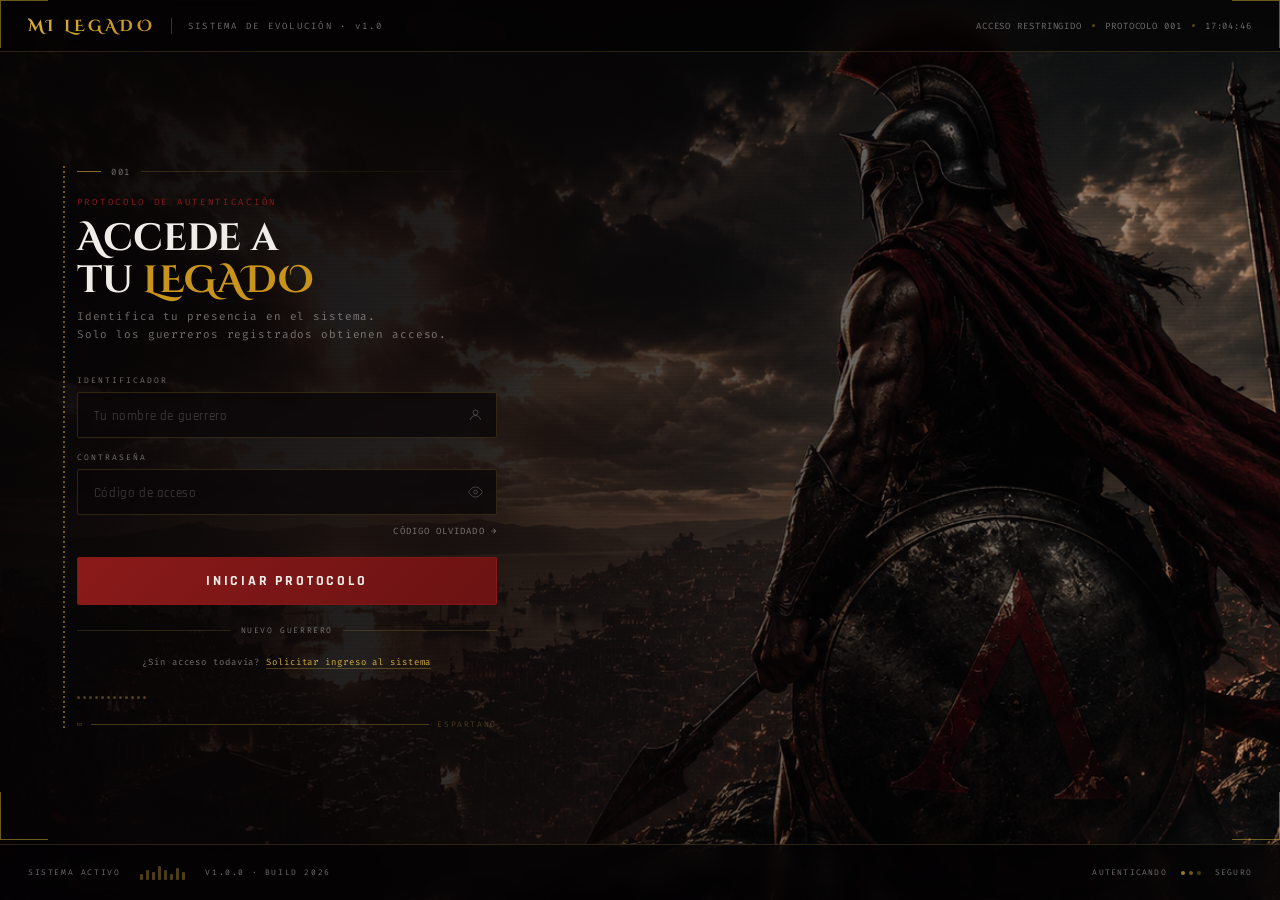
<file: mi-legado/login.html>
<!DOCTYPE html>
<html lang="es">
<head>
  <meta charset="UTF-8">
  <meta name="viewport" content="width=device-width, initial-scale=1.0">
  <title>MI LEGADO — Acceso al Sistema</title>

  <!-- Fonts -->
  <link href="https://fonts.googleapis.com/css2?family=Cinzel+Decorative:wght@400;700;900&family=Rajdhani:wght@300;400;500;600;700&family=Exo+2:wght@300;400;500;600;700;800&family=Fira+Code:wght@300;400;500&display=swap" rel="stylesheet">

  <style>
    *, *::before, *::after { box-sizing: border-box; margin: 0; padding: 0; }

    :root {
      --void:        #0A0608;
      --crimson:     #8B1A1A;
      --crimson-dim: rgba(139,26,26,.18);
      --gold:        #D4AF37;
      --gold-light:  #C8941C;
      --gold-dim:    rgba(212,175,55,.12);
      --text:        #F0EDE8;
      --text-muted:  rgba(240,237,232,.45);
      --border:      rgba(212,175,55,.18);
      --border-red:  rgba(139,26,26,.35);
    }

    html, body {
      height: 100%;
      background: var(--void);
      color: var(--text);
      font-family: 'Rajdhani', sans-serif;
      overflow: hidden;
    }

    /* ── BACKGROUND ── */
    .bg {
      position: fixed;
      inset: 0;
      background-image: url('img/spartan-bg.png');
      background-size: cover;
      background-position: center 20%;
      z-index: 0;
    }

    .bg::after {
      content: '';
      position: absolute;
      inset: 0;
      background:
        linear-gradient(105deg,
          rgba(4,2,3,.97) 0%,
          rgba(6,3,4,.88) 38%,
          rgba(4,2,3,.55) 65%,
          rgba(0,0,0,.20) 100%
        );
    }

    /* Subtle scanlines */
    .bg::before {
      content: '';
      position: absolute;
      inset: 0;
      background: repeating-linear-gradient(
        0deg,
        transparent,
        transparent 2px,
        rgba(0,0,0,.04) 2px,
        rgba(0,0,0,.04) 4px
      );
      pointer-events: none;
      z-index: 1;
    }

    /* ── LAYOUT ── */
    .shell {
      position: relative;
      z-index: 10;
      width: 100vw;
      height: 100vh;
      display: flex;
      flex-direction: column;
    }

    /* ── CORNER ACCENTS ── */
    .corner {
      position: fixed;
      width: 48px;
      height: 48px;
      z-index: 20;
    }
    .corner--tl { top: 0; left: 0; border-top: 1.5px solid rgba(212,175,55,.5); border-left: 1.5px solid rgba(212,175,55,.5); }
    .corner--tr { top: 0; right: 0; border-top: 1.5px solid rgba(212,175,55,.5); border-right: 1.5px solid rgba(212,175,55,.5); }
    .corner--bl { bottom: 60px; left: 0; border-bottom: 1.5px solid rgba(212,175,55,.5); border-left: 1.5px solid rgba(212,175,55,.5); }
    .corner--br { bottom: 60px; right: 0; border-bottom: 1.5px solid rgba(212,175,55,.5); border-right: 1.5px solid rgba(212,175,55,.5); }

    /* ── TOPBAR ── */
    .topbar {
      flex-shrink: 0;
      height: 52px;
      display: flex;
      align-items: center;
      justify-content: space-between;
      padding: 0 28px;
      border-bottom: 1px solid var(--border);
      background: rgba(4,2,3,.6);
      backdrop-filter: blur(8px);
    }

    .topbar__brand {
      display: flex;
      align-items: center;
      gap: 16px;
    }

    .brand-name {
      font-family: 'Cinzel Decorative', serif;
      font-size: 1rem;
      font-weight: 700;
      letter-spacing: 0.2em;
      background: linear-gradient(135deg, var(--gold), var(--gold-light));
      -webkit-background-clip: text;
      -webkit-text-fill-color: transparent;
      background-clip: text;
    }

    .brand-divider {
      width: 1px;
      height: 16px;
      background: rgba(212,175,55,.3);
    }

    .brand-sub {
      font-family: 'Fira Code', monospace;
      font-size: 0.5625rem;
      color: var(--text-muted);
      letter-spacing: 0.25em;
    }

    .topbar__coords {
      display: flex;
      align-items: center;
      gap: 10px;
      font-family: 'Fira Code', monospace;
      font-size: 0.5625rem;
      color: var(--text-muted);
      letter-spacing: 0.1em;
    }

    .coord-dot { width: 3px; height: 3px; border-radius: 50%; background: rgba(212,175,55,.4); }

    /* ── MAIN CONTENT ── */
    .content {
      flex: 1;
      display: flex;
      align-items: center;
      padding: 0 6vw;
    }

    .login-panel {
      width: 100%;
      max-width: 420px;
      position: relative;
    }

    /* Deco line top */
    .deco-line {
      display: flex;
      align-items: center;
      gap: 10px;
      margin-bottom: 18px;
    }

    .deco-line__bar { width: 24px; height: 1px; background: var(--gold); opacity: 0.6; }
    .deco-line__num {
      font-family: 'Fira Code', monospace;
      font-size: 0.5625rem;
      color: var(--text-muted);
      letter-spacing: 0.2em;
    }
    .deco-line__fill { flex: 1; height: 1px; background: linear-gradient(90deg, var(--gold), transparent); opacity: 0.2; }

    /* Vertical accent bar */
    .deco-vbar {
      position: absolute;
      left: -14px;
      top: 0;
      bottom: 0;
      width: 2px;
      background: repeating-linear-gradient(
        180deg,
        rgba(212,175,55,.5) 0px,
        rgba(212,175,55,.5) 2px,
        transparent 2px,
        transparent 5px
      );
    }

    /* Label */
    .login-label {
      font-family: 'Fira Code', monospace;
      font-size: 0.5625rem;
      letter-spacing: 0.3em;
      color: var(--crimson);
      text-transform: uppercase;
      margin-bottom: 10px;
    }

    /* Title */
    .login-title {
      font-family: 'Cinzel Decorative', serif;
      font-size: clamp(1.6rem, 3vw, 2.4rem);
      font-weight: 700;
      line-height: 1.1;
      margin-bottom: 6px;
    }

    .login-title span { color: var(--gold-light); }

    .login-subtitle {
      font-family: 'Fira Code', monospace;
      font-size: 0.6875rem;
      color: var(--text-muted);
      letter-spacing: 0.08em;
      margin-bottom: 32px;
      line-height: 1.6;
    }

    /* ── FORM ── */
    .form { display: flex; flex-direction: column; gap: 14px; }

    .field { display: flex; flex-direction: column; gap: 6px; }

    .field__label {
      font-family: 'Fira Code', monospace;
      font-size: 0.5rem;
      letter-spacing: 0.25em;
      color: var(--text-muted);
      text-transform: uppercase;
    }

    .field__wrap { position: relative; }

    .field__input {
      width: 100%;
      height: 46px;
      padding: 0 42px 0 16px;
      background: rgba(10,6,8,.75);
      border: 1px solid var(--border);
      border-radius: 2px;
      color: var(--text);
      font-family: 'Rajdhani', sans-serif;
      font-size: 0.9375rem;
      font-weight: 500;
      letter-spacing: 0.04em;
      outline: none;
      transition: border-color 200ms, box-shadow 200ms, background 200ms;
      -webkit-backdrop-filter: blur(4px);
      backdrop-filter: blur(4px);
    }

    .field__input::placeholder {
      color: rgba(240,237,232,.2);
      font-size: 0.8125rem;
    }

    .field__input:focus {
      border-color: var(--gold);
      background: rgba(10,6,8,.9);
      box-shadow: 0 0 0 1px rgba(212,175,55,.1), 0 0 20px rgba(212,175,55,.06);
    }

    .field__input:focus + .field__icon { color: var(--gold); }

    .field__icon {
      position: absolute;
      right: 14px;
      top: 50%;
      transform: translateY(-50%);
      color: rgba(240,237,232,.25);
      transition: color 200ms;
      pointer-events: none;
      display: flex;
    }

    /* Corner ticks on focused input */
    .field__input:focus ~ .field__tl,
    .field__input:focus ~ .field__br { opacity: 1; }

    .field__tl, .field__br {
      position: absolute;
      width: 8px; height: 8px;
      opacity: 0;
      transition: opacity 200ms;
      pointer-events: none;
    }
    .field__tl { top: -1px; left: -1px; border-top: 1px solid var(--gold); border-left: 1px solid var(--gold); }
    .field__br { bottom: -1px; right: -1px; border-bottom: 1px solid var(--gold); border-right: 1px solid var(--gold); }

    /* Password toggle */
    .field__toggle {
      position: absolute;
      right: 14px;
      top: 50%;
      transform: translateY(-50%);
      color: rgba(240,237,232,.25);
      cursor: pointer;
      border: none;
      background: none;
      padding: 0;
      display: flex;
      transition: color 200ms;
    }
    .field__toggle:hover { color: var(--gold); }

    /* Forgot */
    .form__forgot-row {
      display: flex;
      justify-content: flex-end;
      margin-top: -4px;
    }

    .form__forgot {
      font-family: 'Fira Code', monospace;
      font-size: 0.5625rem;
      color: var(--text-muted);
      letter-spacing: 0.12em;
      cursor: pointer;
      text-decoration: none;
      border: none;
      background: none;
      transition: color 200ms;
    }
    .form__forgot:hover { color: var(--gold); }

    /* Submit button */
    .btn-submit {
      position: relative;
      width: 100%;
      height: 48px;
      margin-top: 6px;
      background: linear-gradient(135deg, var(--crimson), #6B1212);
      border: 1px solid rgba(139,26,26,.6);
      border-radius: 2px;
      color: var(--text);
      font-family: 'Rajdhani', sans-serif;
      font-size: 0.875rem;
      font-weight: 700;
      letter-spacing: 0.2em;
      text-transform: uppercase;
      cursor: pointer;
      transition: all 200ms;
      overflow: hidden;
    }

    .btn-submit::before {
      content: '';
      position: absolute;
      inset: 0;
      background: linear-gradient(135deg, transparent 40%, rgba(212,175,55,.07));
      transition: opacity 200ms;
      opacity: 0;
    }

    .btn-submit:hover {
      background: linear-gradient(135deg, #A01C1C, #8B1A1A);
      border-color: rgba(212,175,55,.3);
      box-shadow: 0 0 24px rgba(139,26,26,.35), 0 0 60px rgba(139,26,26,.1);
      transform: translateY(-1px);
    }

    .btn-submit:hover::before { opacity: 1; }

    .btn-submit:active { transform: translateY(0); }

    /* Button corner accents */
    .btn-submit .btn-tl,
    .btn-submit .btn-br {
      position: absolute;
      width: 10px; height: 10px;
      opacity: 0;
      transition: opacity 200ms;
    }
    .btn-submit .btn-tl { top: -1px; left: -1px; border-top: 1px solid var(--gold); border-left: 1px solid var(--gold); }
    .btn-submit .btn-br { bottom: -1px; right: -1px; border-bottom: 1px solid var(--gold); border-right: 1px solid var(--gold); }
    .btn-submit:hover .btn-tl,
    .btn-submit:hover .btn-br { opacity: 1; }

    /* Divider */
    .form__divider {
      display: flex;
      align-items: center;
      gap: 10px;
      margin: 6px 0;
    }
    .form__divider-line { flex: 1; height: 1px; background: var(--border); }
    .form__divider-txt {
      font-family: 'Fira Code', monospace;
      font-size: 0.5rem;
      color: var(--text-muted);
      letter-spacing: 0.2em;
    }

    /* Register link */
    .form__register {
      text-align: center;
      font-family: 'Fira Code', monospace;
      font-size: 0.5625rem;
      color: var(--text-muted);
      letter-spacing: 0.1em;
    }

    .form__register a {
      color: var(--gold);
      text-decoration: none;
      border-bottom: 1px solid rgba(212,175,55,.3);
      transition: color 200ms, border-color 200ms;
    }
    .form__register a:hover { color: #E8C84A; border-color: rgba(232,200,74,.6); }

    /* Dots row */
    .dots-row {
      display: flex;
      gap: 3px;
      margin-top: 28px;
      opacity: 0.35;
    }
    .dot { width: 3px; height: 3px; border-radius: 50%; background: var(--gold); }

    /* Bottom notation */
    .bottom-notation {
      display: flex;
      align-items: center;
      gap: 8px;
      margin-top: 20px;
      opacity: 0.3;
    }
    .bottom-notation span {
      font-family: 'Fira Code', monospace;
      font-size: 0.5rem;
      color: var(--gold);
      letter-spacing: 0.2em;
    }
    .notation-line { flex: 1; height: 1px; background: var(--gold); }

    /* ── STATUS BAR ── */
    .statusbar {
      flex-shrink: 0;
      height: 56px;
      display: flex;
      align-items: center;
      justify-content: space-between;
      padding: 0 28px;
      border-top: 1px solid var(--border);
      background: rgba(4,2,3,.7);
      backdrop-filter: blur(8px);
    }

    .status__left {
      display: flex;
      align-items: center;
      gap: 20px;
      font-family: 'Fira Code', monospace;
      font-size: 0.5rem;
      color: var(--text-muted);
      letter-spacing: 0.2em;
    }

    .status-bars {
      display: flex;
      align-items: flex-end;
      gap: 3px;
      height: 14px;
    }

    .status-bar {
      width: 3px;
      background: rgba(212,175,55,.35);
      border-radius: 1px;
    }

    .status__right {
      display: flex;
      align-items: center;
      gap: 14px;
      font-family: 'Fira Code', monospace;
      font-size: 0.5rem;
      color: var(--text-muted);
      letter-spacing: 0.15em;
    }

    .pulse-dots { display: flex; gap: 4px; }
    .pulse-dot {
      width: 4px; height: 4px;
      border-radius: 50%;
      animation: pulseDot 1.4s ease-in-out infinite;
    }
    .pulse-dot:nth-child(1) { background: rgba(212,175,55,.7); animation-delay: 0s; }
    .pulse-dot:nth-child(2) { background: rgba(212,175,55,.5); animation-delay: 0.2s; }
    .pulse-dot:nth-child(3) { background: rgba(212,175,55,.3); animation-delay: 0.4s; }

    @keyframes pulseDot {
      0%, 100% { opacity: 0.3; transform: scale(0.8); }
      50% { opacity: 1; transform: scale(1); }
    }

    /* ── ERROR STATE ── */
    .field__input.error { border-color: var(--crimson); }
    .field__error {
      font-family: 'Fira Code', monospace;
      font-size: 0.5rem;
      color: #CC3333;
      letter-spacing: 0.1em;
      margin-top: 2px;
      display: none;
    }
    .field__error.visible { display: block; }

    /* ── LOADING STATE ── */
    .btn-submit.loading {
      pointer-events: none;
      opacity: 0.75;
    }
    .btn-submit.loading .btn-text { opacity: 0; }
    .btn-submit .btn-spinner {
      display: none;
      position: absolute;
      inset: 0;
      align-items: center;
      justify-content: center;
    }
    .btn-submit.loading .btn-spinner { display: flex; }

    .spinner {
      width: 18px; height: 18px;
      border: 1.5px solid rgba(240,237,232,.2);
      border-top-color: var(--gold);
      border-radius: 50%;
      animation: spin 0.7s linear infinite;
    }
    @keyframes spin { to { transform: rotate(360deg); } }

    /* ── ENTRANCE ANIMATION ── */
    .login-panel { animation: panelIn 0.6s cubic-bezier(0.22,1,0.36,1) both; }
    @keyframes panelIn {
      from { opacity: 0; transform: translateY(18px); }
      to   { opacity: 1; transform: translateY(0); }
    }

    /* ── FOCUS VISIBLE ── */
    :focus-visible { outline: 1px solid var(--gold); outline-offset: 2px; }

    /* ── REDUCED MOTION ── */
    @media (prefers-reduced-motion: reduce) {
      *, *::before, *::after { animation: none !important; transition: none !important; }
    }

    /* ── RESPONSIVE ── */
    @media (max-width: 768px) {
      .topbar__coords, .status__left > span:first-child { display: none; }
      .content { padding: 0 24px; justify-content: center; }
      .login-panel { max-width: 100%; }
      .deco-vbar { display: none; }
      .corner { width: 28px; height: 28px; }
      .corner--bl, .corner--br { bottom: 56px; }
    }
  </style>
</head>
<body>

  <!-- Background -->
  <div class="bg" aria-hidden="true"></div>

  <!-- Corner accents -->
  <div class="corner corner--tl" aria-hidden="true"></div>
  <div class="corner corner--tr" aria-hidden="true"></div>
  <div class="corner corner--bl" aria-hidden="true"></div>
  <div class="corner corner--br" aria-hidden="true"></div>

  <div class="shell">

    <!-- TOPBAR -->
    <header class="topbar" role="banner">
      <div class="topbar__brand">
        <div class="brand-name">MI LEGADO</div>
        <div class="brand-divider"></div>
        <div class="brand-sub">SISTEMA DE EVOLUCIÓN · v1.0</div>
      </div>
      <div class="topbar__coords" aria-hidden="true">
        <span>ACCESO RESTRINGIDO</span>
        <div class="coord-dot"></div>
        <span>PROTOCOLO 001</span>
      </div>
    </header>

    <!-- MAIN -->
    <main class="content" role="main">
      <div class="login-panel">

        <!-- Vertical deco bar -->
        <div class="deco-vbar" aria-hidden="true"></div>

        <!-- Top deco line -->
        <div class="deco-line" aria-hidden="true">
          <div class="deco-line__bar"></div>
          <div class="deco-line__num">001</div>
          <div class="deco-line__fill"></div>
        </div>

        <div class="login-label">Protocolo de Autenticación</div>

        <h1 class="login-title">
          Accede a<br>tu <span>LEGADO</span>
        </h1>

        <p class="login-subtitle">
          Identifica tu presencia en el sistema.<br>
          Solo los guerreros registrados obtienen acceso.
        </p>

        <!-- FORM -->
        <form class="form" id="loginForm" novalidate>

          <div class="field">
            <label class="field__label" for="username">Identificador</label>
            <div class="field__wrap">
              <input
                class="field__input"
                type="text"
                id="username"
                name="username"
                placeholder="Tu nombre de guerrero"
                autocomplete="username"
                spellcheck="false"
                required
              >
              <span class="field__icon" aria-hidden="true">
                <svg width="15" height="15" viewBox="0 0 24 24" fill="none" stroke="currentColor" stroke-width="1.5">
                  <circle cx="12" cy="8" r="4"/><path d="M4 20c0-4 3.6-7 8-7s8 3 8 7"/>
                </svg>
              </span>
              <div class="field__tl" aria-hidden="true"></div>
              <div class="field__br" aria-hidden="true"></div>
            </div>
            <div class="field__error" id="usernameError" role="alert">IDENTIFICADOR REQUERIDO</div>
          </div>

          <div class="field">
            <label class="field__label" for="password">Contraseña</label>
            <div class="field__wrap">
              <input
                class="field__input"
                type="password"
                id="password"
                name="password"
                placeholder="Código de acceso"
                autocomplete="current-password"
                required
              >
              <button
                type="button"
                class="field__toggle"
                id="togglePassword"
                aria-label="Mostrar contraseña"
                title="Mostrar / ocultar contraseña"
              >
                <svg id="eyeIcon" width="15" height="15" viewBox="0 0 24 24" fill="none" stroke="currentColor" stroke-width="1.5">
                  <path d="M1 12s4-8 11-8 11 8 11 8-4 8-11 8-11-8-11-8z"/><circle cx="12" cy="12" r="3"/>
                </svg>
              </button>
              <div class="field__tl" aria-hidden="true"></div>
              <div class="field__br" aria-hidden="true"></div>
            </div>
            <div class="field__error" id="passwordError" role="alert">CONTRASEÑA REQUERIDA</div>
          </div>

          <!-- Forgot -->
          <div class="form__forgot-row">
            <button type="button" class="form__forgot" onclick="alert('Función de recuperación próximamente.')">
              CÓDIGO OLVIDADO &rarr;
            </button>
          </div>

          <!-- Submit -->
          <button type="submit" class="btn-submit" id="submitBtn">
            <span class="btn-tl" aria-hidden="true"></span>
            <span class="btn-text">INICIAR PROTOCOLO</span>
            <span class="btn-spinner" aria-hidden="true">
              <div class="spinner"></div>
            </span>
            <span class="btn-br" aria-hidden="true"></span>
          </button>

          <!-- Divider -->
          <div class="form__divider" aria-hidden="true">
            <div class="form__divider-line"></div>
            <div class="form__divider-txt">NUEVO GUERRERO</div>
            <div class="form__divider-line"></div>
          </div>

          <!-- Register -->
          <div class="form__register">
            <span>¿Sin acceso todavía? </span>
            <a href="#" onclick="alert('Registro próximamente.')">Solicitar ingreso al sistema</a>
          </div>

        </form>

        <!-- Decorative bottom -->
        <div class="dots-row" aria-hidden="true">
          <div class="dot"></div><div class="dot"></div><div class="dot"></div>
          <div class="dot"></div><div class="dot"></div><div class="dot"></div>
          <div class="dot"></div><div class="dot"></div><div class="dot"></div>
          <div class="dot"></div><div class="dot"></div><div class="dot"></div>
        </div>

        <div class="bottom-notation" aria-hidden="true">
          <span>∞</span>
          <div class="notation-line"></div>
          <span>ESPARTANO</span>
        </div>

      </div>
    </main>

    <!-- STATUSBAR -->
    <footer class="statusbar" role="contentinfo">
      <div class="status__left">
        <span>SISTEMA ACTIVO</span>
        <div class="status-bars" aria-hidden="true">
          <div class="status-bar" style="height:6px"></div>
          <div class="status-bar" style="height:10px"></div>
          <div class="status-bar" style="height:8px"></div>
          <div class="status-bar" style="height:14px"></div>
          <div class="status-bar" style="height:10px"></div>
          <div class="status-bar" style="height:6px"></div>
          <div class="status-bar" style="height:12px"></div>
          <div class="status-bar" style="height:8px"></div>
        </div>
        <span>V1.0.0 · BUILD 2026</span>
      </div>
      <div class="status__right">
        <span>AUTENTICANDO</span>
        <div class="pulse-dots" aria-hidden="true">
          <div class="pulse-dot"></div>
          <div class="pulse-dot"></div>
          <div class="pulse-dot"></div>
        </div>
        <span>SEGURO</span>
      </div>
    </footer>

  </div>

  <script>
    // ── PASSWORD TOGGLE ──────────────────────────────────────────
    const pwdInput    = document.getElementById('password');
    const toggleBtn   = document.getElementById('togglePassword');
    const eyeIcon     = document.getElementById('eyeIcon');

    const EYE_OPEN  = `<path d="M1 12s4-8 11-8 11 8 11 8-4 8-11 8-11-8-11-8z"/><circle cx="12" cy="12" r="3"/>`;
    const EYE_CLOSE = `<path d="M17.94 17.94A10.07 10.07 0 0 1 12 20c-7 0-11-8-11-8a18.45 18.45 0 0 1 5.06-5.94M9.9 4.24A9.12 9.12 0 0 1 12 4c7 0 11 8 11 8a18.5 18.5 0 0 1-2.16 3.19m-6.72-1.07a3 3 0 1 1-4.24-4.24"/><line x1="1" y1="1" x2="23" y2="23"/>`;

    toggleBtn.addEventListener('click', () => {
      const isHidden = pwdInput.type === 'password';
      pwdInput.type = isHidden ? 'text' : 'password';
      eyeIcon.innerHTML = isHidden ? EYE_CLOSE : EYE_OPEN;
      toggleBtn.setAttribute('aria-label', isHidden ? 'Ocultar contraseña' : 'Mostrar contraseña');
    });

    // ── FORM VALIDATION & SUBMIT ─────────────────────────────────
    const form        = document.getElementById('loginForm');
    const submitBtn   = document.getElementById('submitBtn');
    const userInput   = document.getElementById('username');
    const userError   = document.getElementById('usernameError');
    const pwdError    = document.getElementById('passwordError');

    function clearErrors() {
      userInput.classList.remove('error');
      pwdInput.classList.remove('error');
      userError.classList.remove('visible');
      pwdError.classList.remove('visible');
    }

    function validate() {
      let valid = true;
      clearErrors();

      if (!userInput.value.trim()) {
        userInput.classList.add('error');
        userError.classList.add('visible');
        valid = false;
      }

      if (!pwdInput.value) {
        pwdInput.classList.add('error');
        pwdError.classList.add('visible');
        valid = false;
      }

      return valid;
    }

    form.addEventListener('submit', async (e) => {
      e.preventDefault();
      if (!validate()) return;

      // Loading state
      submitBtn.classList.add('loading');
      submitBtn.disabled = true;

      // Simulate auth (replace with real API call)
      await new Promise(r => setTimeout(r, 1800));

      // On success: redirect to main app
      window.location.href = 'index.html';

      // On failure (uncomment to test):
      // submitBtn.classList.remove('loading');
      // submitBtn.disabled = false;
      // pwdInput.classList.add('error');
      // pwdError.textContent = 'CREDENCIALES INVÁLIDAS';
      // pwdError.classList.add('visible');
    });

    // Clear error on input
    userInput.addEventListener('input', () => {
      userInput.classList.remove('error');
      userError.classList.remove('visible');
    });
    pwdInput.addEventListener('input', () => {
      pwdInput.classList.remove('error');
      pwdError.classList.remove('visible');
    });

    // ── CLOCK IN COORDS ──────────────────────────────────────────
    function updateTime() {
      const coords = document.querySelector('.topbar__coords');
      if (!coords) return;
      const now = new Date();
      const hh = String(now.getHours()).padStart(2,'0');
      const mm = String(now.getMinutes()).padStart(2,'0');
      const ss = String(now.getSeconds()).padStart(2,'0');
      const timeEl = coords.querySelector('.js-time');
      if (timeEl) timeEl.textContent = `${hh}:${mm}:${ss}`;
    }

    // Add clock span
    const coordsEl = document.querySelector('.topbar__coords');
    if (coordsEl) {
      coordsEl.innerHTML += `<div class="coord-dot"></div><span class="js-time">00:00:00</span>`;
      updateTime();
      setInterval(updateTime, 1000);
    }
  </script>

</body>
</html>
</file>
